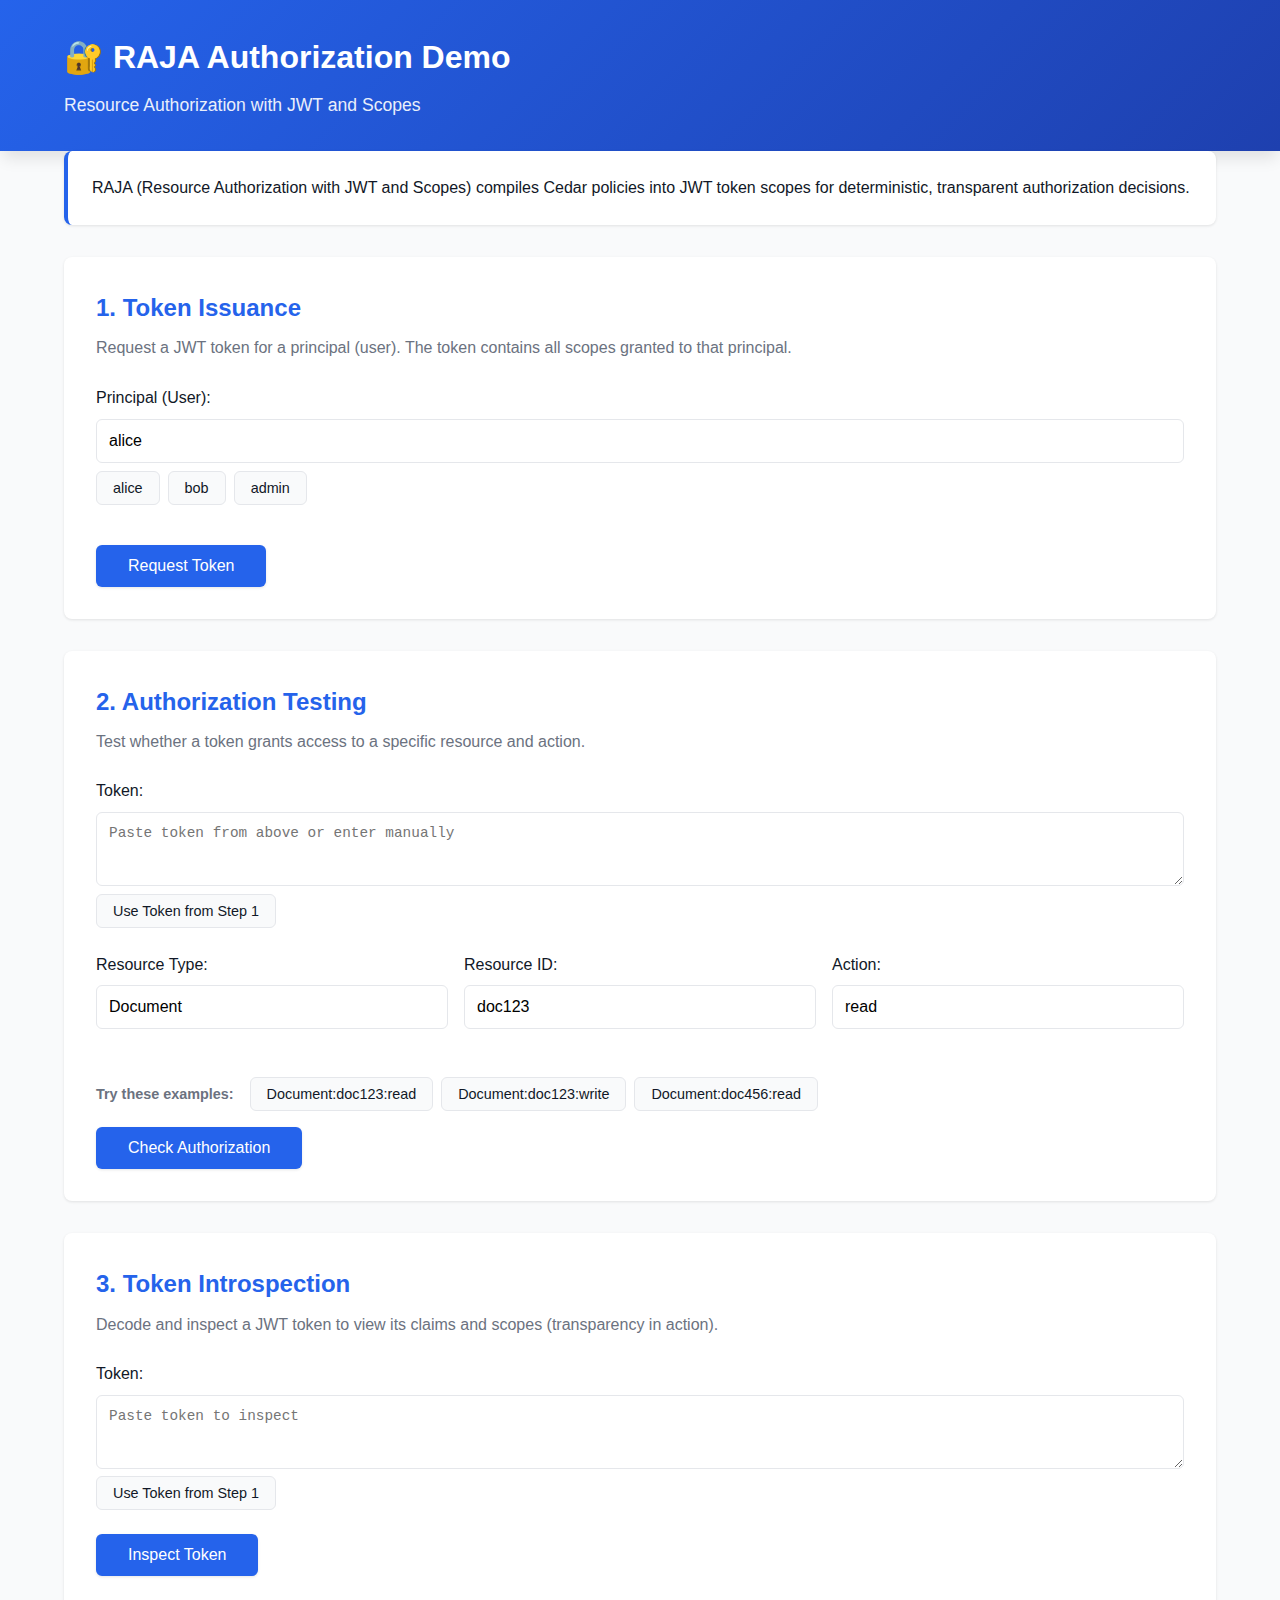
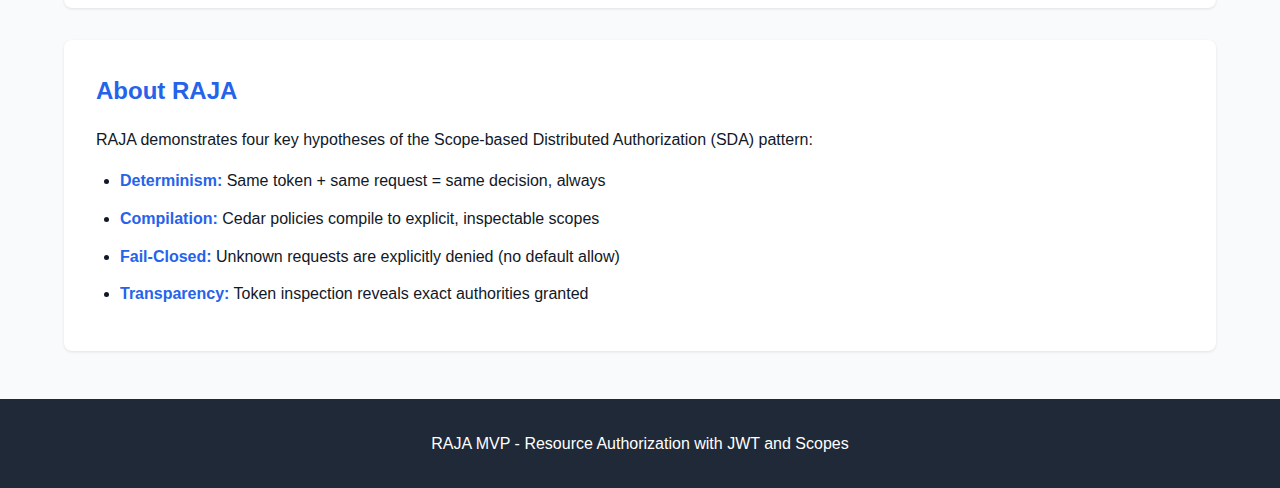
<file: web/index.html>
<!DOCTYPE html>
<html lang="en">
<head>
    <meta charset="UTF-8">
    <meta name="viewport" content="width=device-width, initial-scale=1.0">
    <title>RAJA Authorization Demo</title>
    <link rel="stylesheet" href="styles.css">
</head>
<body>
    <header>
        <div class="container">
            <h1>🔐 RAJA Authorization Demo</h1>
            <p class="subtitle">Resource Authorization with JWT and Scopes</p>
        </div>
    </header>

    <main class="container">
        <div class="intro">
            <p>
                RAJA (Resource Authorization with JWT and Scopes) compiles Cedar policies into JWT token scopes
                for deterministic, transparent authorization decisions.
            </p>
        </div>

        <!-- Token Issuance Panel -->
        <section class="panel">
            <h2>1. Token Issuance</h2>
            <p class="panel-description">Request a JWT token for a principal (user). The token contains all scopes granted to that principal.</p>

            <div class="form-group">
                <label for="principal">Principal (User):</label>
                <div class="input-with-examples">
                    <input type="text" id="principal" placeholder="e.g., alice" value="alice">
                    <div class="examples">
                        <button type="button" onclick="setPrincipal('alice')" class="btn-example">alice</button>
                        <button type="button" onclick="setPrincipal('bob')" class="btn-example">bob</button>
                        <button type="button" onclick="setPrincipal('admin')" class="btn-example">admin</button>
                    </div>
                </div>
            </div>

            <button onclick="requestToken()" class="btn-primary">Request Token</button>

            <div id="token-result" class="result-box hidden">
                <div class="result-header">
                    <strong>Token Issued:</strong>
                    <button onclick="copyToken()" class="btn-copy">Copy Token</button>
                </div>
                <div id="token-display" class="token-display"></div>
                <div class="result-details">
                    <strong>Scopes Granted:</strong>
                    <div id="scopes-display" class="scopes-list"></div>
                </div>
            </div>

            <div id="token-error" class="error-box hidden"></div>
        </section>

        <!-- Authorization Testing Panel -->
        <section class="panel">
            <h2>2. Authorization Testing</h2>
            <p class="panel-description">Test whether a token grants access to a specific resource and action.</p>

            <div class="form-group">
                <label for="auth-token">Token:</label>
                <textarea id="auth-token" rows="3" placeholder="Paste token from above or enter manually"></textarea>
                <button type="button" onclick="useIssuedToken()" class="btn-example">Use Token from Step 1</button>
            </div>

            <div class="form-row">
                <div class="form-group">
                    <label for="resource-type">Resource Type:</label>
                    <input type="text" id="resource-type" placeholder="e.g., Document" value="Document">
                </div>
                <div class="form-group">
                    <label for="resource-id">Resource ID:</label>
                    <input type="text" id="resource-id" placeholder="e.g., doc123" value="doc123">
                </div>
                <div class="form-group">
                    <label for="action">Action:</label>
                    <input type="text" id="action" placeholder="e.g., read" value="read">
                </div>
            </div>

            <div class="examples">
                <strong>Try these examples:</strong>
                <button type="button" onclick="setAuthRequest('Document', 'doc123', 'read')" class="btn-example">Document:doc123:read</button>
                <button type="button" onclick="setAuthRequest('Document', 'doc123', 'write')" class="btn-example">Document:doc123:write</button>
                <button type="button" onclick="setAuthRequest('Document', 'doc456', 'read')" class="btn-example">Document:doc456:read</button>
            </div>

            <button onclick="checkAuthorization()" class="btn-primary">Check Authorization</button>

            <div id="auth-result" class="result-box hidden">
                <div id="auth-decision" class="decision"></div>
                <div class="result-details">
                    <div><strong>Reason:</strong> <span id="auth-reason"></span></div>
                    <div id="auth-matched-scope-container" class="hidden">
                        <strong>Matched Scope:</strong> <span id="auth-matched-scope"></span>
                    </div>
                </div>
            </div>

            <div id="auth-error" class="error-box hidden"></div>
        </section>

        <!-- Token Introspection Panel -->
        <section class="panel">
            <h2>3. Token Introspection</h2>
            <p class="panel-description">Decode and inspect a JWT token to view its claims and scopes (transparency in action).</p>

            <div class="form-group">
                <label for="introspect-token">Token:</label>
                <textarea id="introspect-token" rows="3" placeholder="Paste token to inspect"></textarea>
                <button type="button" onclick="useIssuedTokenForIntrospect()" class="btn-example">Use Token from Step 1</button>
            </div>

            <button onclick="introspectToken()" class="btn-primary">Inspect Token</button>

            <div id="introspect-result" class="result-box hidden">
                <strong>Token Claims:</strong>
                <pre id="introspect-claims" class="json-display"></pre>
            </div>

            <div id="introspect-error" class="error-box hidden"></div>
        </section>

        <!-- About Section -->
        <section class="about">
            <h2>About RAJA</h2>
            <p>
                RAJA demonstrates four key hypotheses of the Scope-based Distributed Authorization (SDA) pattern:
            </p>
            <ul>
                <li><strong>Determinism:</strong> Same token + same request = same decision, always</li>
                <li><strong>Compilation:</strong> Cedar policies compile to explicit, inspectable scopes</li>
                <li><strong>Fail-Closed:</strong> Unknown requests are explicitly denied (no default allow)</li>
                <li><strong>Transparency:</strong> Token inspection reveals exact authorities granted</li>
            </ul>
        </section>
    </main>

    <footer>
        <div class="container">
            <p>RAJA MVP - Resource Authorization with JWT and Scopes</p>
        </div>
    </footer>

    <script src="config.js"></script>
    <script src="app.js"></script>
</body>
</html>
</file>
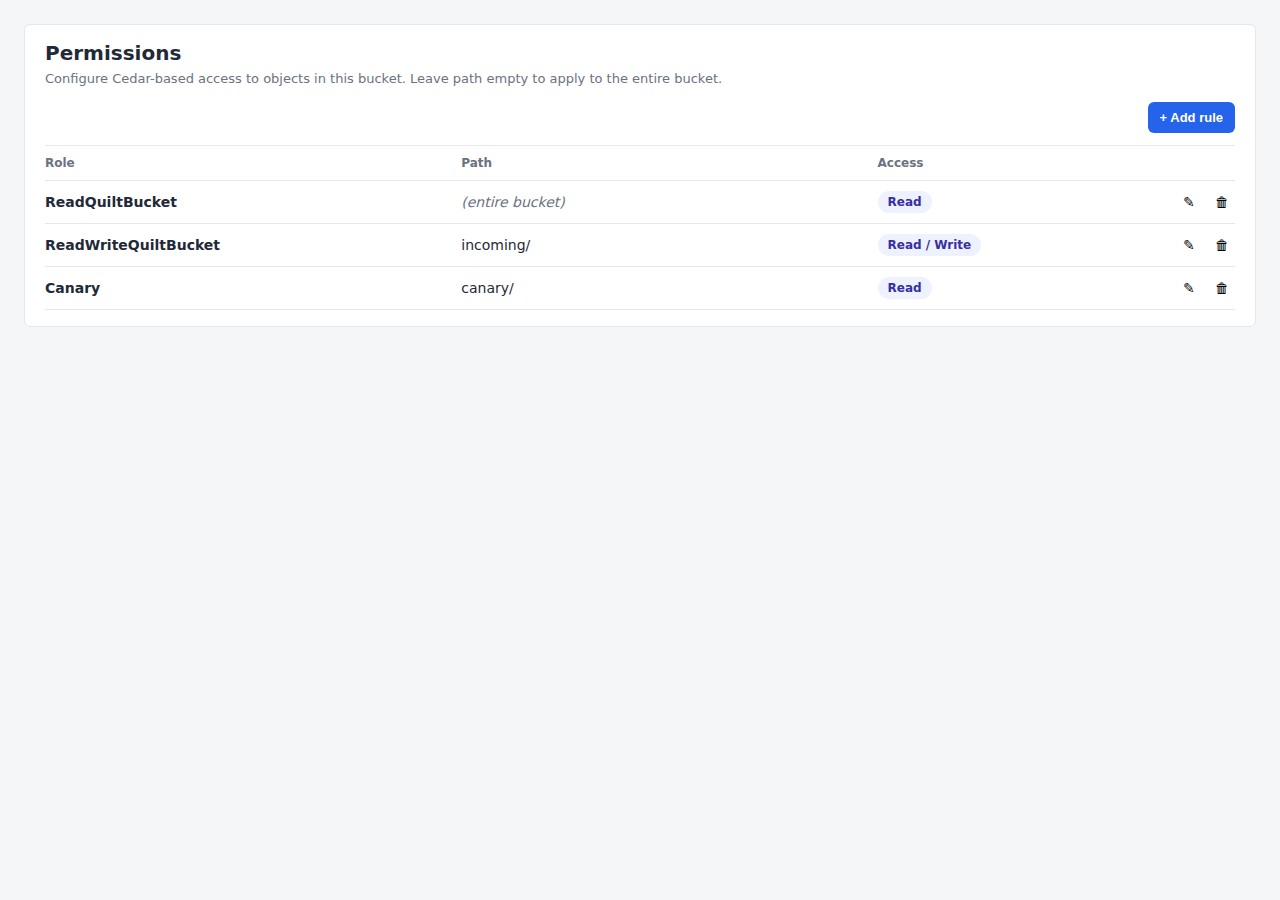
<file: docs/cedar-admin.html>
<!doctype html>
<html lang="en">
<head>
  <meta charset="utf-8" />
  <meta name="viewport" content="width=device-width,initial-scale=1" />
  <title>Quilt Bucket • Permissions</title>
  <style>
    body {
      margin: 0;
      font-family: system-ui, -apple-system, Segoe UI, Roboto, Helvetica, Arial, sans-serif;
      background: #f5f6f8;
      color: #1f2937;
    }

    .card {
      background: #ffffff;
      border: 1px solid #e5e7eb;
      border-radius: 6px;
      margin: 24px;
      padding: 16px 20px;
    }

    .card h2 {
      margin: 0 0 6px;
      font-size: 20px;
      font-weight: 700;
    }

    .card p {
      margin: 0 0 16px;
      font-size: 13px;
      color: #6b7280;
    }

    .actions {
      display: flex;
      justify-content: flex-end;
      margin-bottom: 12px;
    }

    .btn {
      background: #2563eb;
      color: #fff;
      border: none;
      border-radius: 6px;
      padding: 8px 12px;
      font-size: 13px;
      font-weight: 600;
      cursor: pointer;
    }

    .rules {
      border-top: 1px solid #e5e7eb;
    }

    .rule {
      display: grid;
      grid-template-columns: 1.5fr 1.5fr 1fr 80px;
      align-items: center;
      padding: 10px 0;
      border-bottom: 1px solid #e5e7eb;
      font-size: 14px;
    }

    .rule.header {
      font-size: 12px;
      font-weight: 700;
      color: #6b7280;
    }

    .muted {
      color: #6b7280;
      font-style: italic;
    }

    .badge {
      display: inline-block;
      padding: 4px 10px;
      border-radius: 999px;
      font-size: 12px;
      font-weight: 600;
      background: #eef2ff;
      color: #3730a3;
    }

    .row-actions {
      display: flex;
      gap: 8px;
      justify-content: flex-end;
    }

    .row-actions button {
      background: none;
      border: none;
      cursor: pointer;
      font-size: 14px;
    }
  </style>
</head>

<body>
  <section class="card">
    <h2>Permissions</h2>
    <p>
      Configure Cedar-based access to objects in this bucket.
      Leave path empty to apply to the entire bucket.
    </p>

    <div class="actions">
      <button class="btn">+ Add rule</button>
    </div>

    <div class="rules">
      <div class="rule header">
        <div>Role</div>
        <div>Path</div>
        <div>Access</div>
        <div></div>
      </div>

      <div class="rule">
        <div><strong>ReadQuiltBucket</strong></div>
        <div class="muted">(entire bucket)</div>
        <div><span class="badge">Read</span></div>
        <div class="row-actions">
          <button title="Edit">✎</button>
          <button title="Delete">🗑</button>
        </div>
      </div>

      <div class="rule">
        <div><strong>ReadWriteQuiltBucket</strong></div>
        <div>incoming/</div>
        <div><span class="badge">Read / Write</span></div>
        <div class="row-actions">
          <button title="Edit">✎</button>
          <button title="Delete">🗑</button>
        </div>
      </div>

      <div class="rule">
        <div><strong>Canary</strong></div>
        <div>canary/</div>
        <div><span class="badge">Read</span></div>
        <div class="row-actions">
          <button title="Edit">✎</button>
          <button title="Delete">🗑</button>
        </div>
      </div>
    </div>
  </section>
</body>
</html>
</file>
<file: web/styles.css>
/* RAJA Web Interface - Styles */

:root {
    --primary-color: #2563eb;
    --primary-hover: #1d4ed8;
    --success-color: #10b981;
    --error-color: #ef4444;
    --border-color: #e5e7eb;
    --bg-light: #f9fafb;
    --bg-white: #ffffff;
    --text-primary: #111827;
    --text-secondary: #6b7280;
    --shadow: 0 1px 3px rgba(0, 0, 0, 0.1);
    --shadow-lg: 0 10px 15px -3px rgba(0, 0, 0, 0.1);
}

* {
    margin: 0;
    padding: 0;
    box-sizing: border-box;
}

body {
    font-family: -apple-system, BlinkMacSystemFont, 'Segoe UI', Roboto, 'Helvetica Neue', Arial, sans-serif;
    line-height: 1.6;
    color: var(--text-primary);
    background-color: var(--bg-light);
}

/* Header */
header {
    background: linear-gradient(135deg, var(--primary-color) 0%, #1e40af 100%);
    color: white;
    padding: 2rem 0;
    box-shadow: var(--shadow-lg);
}

header h1 {
    font-size: 2rem;
    margin-bottom: 0.5rem;
}

.subtitle {
    font-size: 1.1rem;
    opacity: 0.9;
}

/* Container */
.container {
    max-width: 1200px;
    margin: 0 auto;
    padding: 0 1.5rem;
}

/* Main Content */
main {
    padding: 2rem 0;
}

.intro {
    background: var(--bg-white);
    padding: 1.5rem;
    border-radius: 8px;
    border-left: 4px solid var(--primary-color);
    margin-bottom: 2rem;
    box-shadow: var(--shadow);
}

/* Panels */
.panel {
    background: var(--bg-white);
    border-radius: 8px;
    padding: 2rem;
    margin-bottom: 2rem;
    box-shadow: var(--shadow);
}

.panel h2 {
    color: var(--primary-color);
    margin-bottom: 0.5rem;
    font-size: 1.5rem;
}

.panel-description {
    color: var(--text-secondary);
    margin-bottom: 1.5rem;
}

/* Forms */
.form-group {
    margin-bottom: 1.5rem;
}

.form-row {
    display: grid;
    grid-template-columns: repeat(auto-fit, minmax(200px, 1fr));
    gap: 1rem;
    margin-bottom: 1.5rem;
}

label {
    display: block;
    margin-bottom: 0.5rem;
    font-weight: 500;
    color: var(--text-primary);
}

input[type="text"],
textarea {
    width: 100%;
    padding: 0.75rem;
    border: 1px solid var(--border-color);
    border-radius: 6px;
    font-size: 1rem;
    font-family: inherit;
    transition: border-color 0.2s;
}

input[type="text"]:focus,
textarea:focus {
    outline: none;
    border-color: var(--primary-color);
    box-shadow: 0 0 0 3px rgba(37, 99, 235, 0.1);
}

textarea {
    resize: vertical;
    font-family: 'Monaco', 'Menlo', 'Courier New', monospace;
    font-size: 0.9rem;
}

.input-with-examples {
    display: flex;
    flex-direction: column;
    gap: 0.5rem;
}

/* Buttons */
button {
    cursor: pointer;
    border: none;
    border-radius: 6px;
    font-size: 1rem;
    font-weight: 500;
    transition: all 0.2s;
}

.btn-primary {
    background-color: var(--primary-color);
    color: white;
    padding: 0.75rem 2rem;
    box-shadow: var(--shadow);
}

.btn-primary:hover:not(:disabled) {
    background-color: var(--primary-hover);
    transform: translateY(-1px);
    box-shadow: var(--shadow-lg);
}

.btn-primary:disabled {
    opacity: 0.6;
    cursor: not-allowed;
}

.btn-example {
    background-color: var(--bg-light);
    color: var(--text-primary);
    padding: 0.5rem 1rem;
    border: 1px solid var(--border-color);
    font-size: 0.9rem;
}

.btn-example:hover {
    background-color: #e5e7eb;
    border-color: var(--primary-color);
}

.btn-copy {
    background-color: var(--success-color);
    color: white;
    padding: 0.5rem 1rem;
    font-size: 0.9rem;
}

.btn-copy:hover {
    background-color: #059669;
}

.examples {
    display: flex;
    flex-wrap: wrap;
    gap: 0.5rem;
    align-items: center;
    margin-bottom: 1rem;
}

.examples strong {
    margin-right: 0.5rem;
    color: var(--text-secondary);
    font-size: 0.9rem;
}

/* Result Boxes */
.result-box,
.error-box {
    margin-top: 1.5rem;
    padding: 1.5rem;
    border-radius: 6px;
    animation: slideIn 0.3s ease-out;
}

@keyframes slideIn {
    from {
        opacity: 0;
        transform: translateY(-10px);
    }
    to {
        opacity: 1;
        transform: translateY(0);
    }
}

.result-box {
    background-color: var(--bg-light);
    border: 1px solid var(--border-color);
}

.result-header {
    display: flex;
    justify-content: space-between;
    align-items: center;
    margin-bottom: 1rem;
}

.result-details {
    margin-top: 1rem;
}

.result-details > div {
    margin-bottom: 0.5rem;
}

.token-display {
    background: white;
    padding: 1rem;
    border-radius: 4px;
    border: 1px solid var(--border-color);
    font-family: 'Monaco', 'Menlo', 'Courier New', monospace;
    font-size: 0.85rem;
    word-break: break-all;
    line-height: 1.5;
}

.scopes-list {
    display: flex;
    flex-direction: column;
    gap: 0.5rem;
    margin-top: 0.5rem;
}

.scope-item {
    background: white;
    padding: 0.75rem;
    border-radius: 4px;
    border-left: 3px solid var(--primary-color);
    font-family: 'Monaco', 'Menlo', 'Courier New', monospace;
    font-size: 0.9rem;
}

/* Decision Display */
.decision {
    font-size: 1.5rem;
    font-weight: bold;
    padding: 1rem;
    border-radius: 6px;
    text-align: center;
    margin-bottom: 1rem;
}

.decision-allow {
    background-color: #d1fae5;
    color: #065f46;
    border: 2px solid var(--success-color);
}

.decision-deny {
    background-color: #fee2e2;
    color: #991b1b;
    border: 2px solid var(--error-color);
}

/* Error Box */
.error-box {
    background-color: #fee2e2;
    border: 1px solid var(--error-color);
    color: #991b1b;
}

/* JSON Display */
.json-display {
    background: #1f2937;
    color: #f9fafb;
    padding: 1rem;
    border-radius: 4px;
    overflow-x: auto;
    font-family: 'Monaco', 'Menlo', 'Courier New', monospace;
    font-size: 0.9rem;
    line-height: 1.6;
}

/* About Section */
.about {
    background: var(--bg-white);
    padding: 2rem;
    border-radius: 8px;
    margin-bottom: 2rem;
    box-shadow: var(--shadow);
}

.about h2 {
    color: var(--primary-color);
    margin-bottom: 1rem;
}

.about ul {
    margin-left: 1.5rem;
    margin-top: 1rem;
}

.about li {
    margin-bottom: 0.75rem;
}

.about strong {
    color: var(--primary-color);
}

/* Footer */
footer {
    background-color: #1f2937;
    color: white;
    text-align: center;
    padding: 2rem 0;
    margin-top: 3rem;
}

/* Utility Classes */
.hidden {
    display: none !important;
}

/* Responsive Design */
@media (max-width: 768px) {
    header h1 {
        font-size: 1.5rem;
    }

    .subtitle {
        font-size: 1rem;
    }

    .panel {
        padding: 1.5rem;
    }

    .form-row {
        grid-template-columns: 1fr;
    }

    .examples {
        flex-direction: column;
        align-items: flex-start;
    }

    .result-header {
        flex-direction: column;
        align-items: flex-start;
        gap: 0.5rem;
    }
}
</file>
